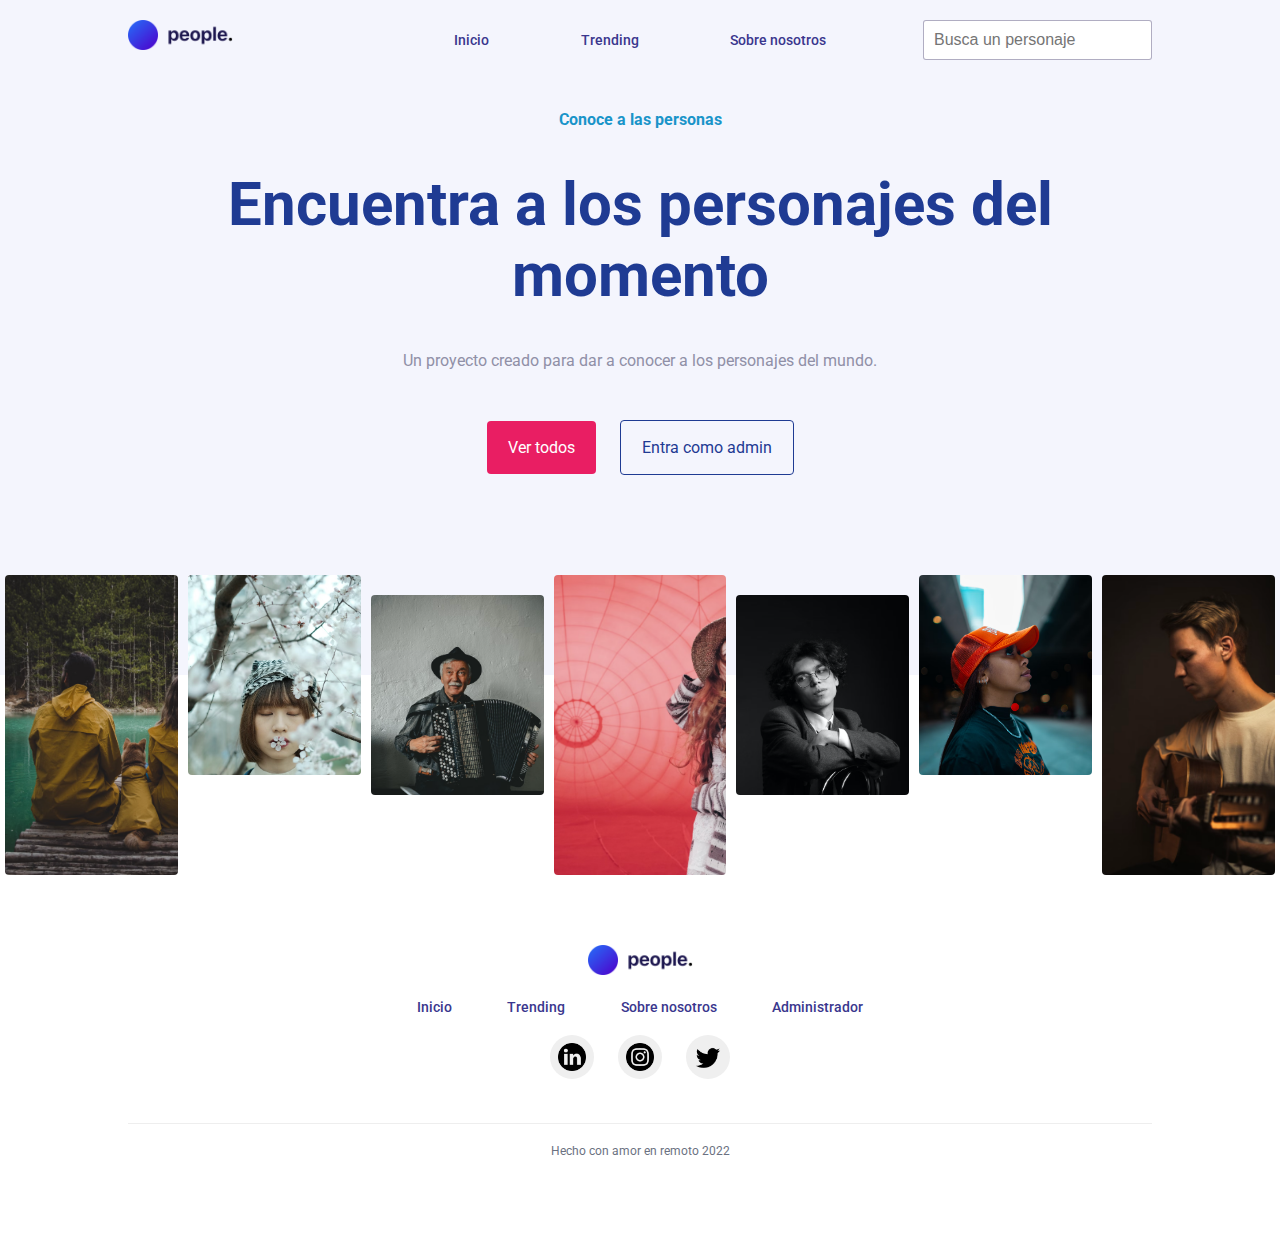
<file: index.html>
<!DOCTYPE html>
<html lang="es">

<head>
    <meta charset="UTF-8">
    <meta http-equiv="X-UA-Compatible" content="IE=edge">
    <meta name="viewport" content="width=device-width, initial-scale=1.0">
    <title>Document</title>
    <link rel="stylesheet" href="style.css">
    <link rel="preconnect" href="https://fonts.googleapis.com">
    <link rel="preconnect" href="https://fonts.gstatic.com" crossorigin>
    <link href="https://fonts.googleapis.com/css2?family=Roboto:wght@400;500;700&display=swap" rel="stylesheet">
</head>

<body>

    <div class="bg-head">

        <nav class="navigation container">
            <div class="box-logo">
                <a href="/">
                    <img class="logo" src="images/logopeople.png" alt="logotipo">
                </a>
            </div>

            <div class="box-links">
                <a href="/">Inicio</a>
                <a href="/search.html">Trending</a>
                <a href="/about.html">Sobre nosotros</a>
            </div>

            <div class="box-search">
                <input type="search" name="buscador" placeholder="Busca un personaje">
            </div>
        </nav>

        <header class="container">
            <h4>Conoce a las personas</h4>
            <h1>Encuentra a los personajes del momento</h1>
            <p>Un proyecto creado para dar a conocer a los personajes del mundo.</p>
            <a class="btn-primary" href="#">Ver todos</a>
            <a class="btn-outlined" href="#">Entra como admin</a>
        </header>

    </div>

    <div class="main-images">
        <div class="box-image h-300" style="background-image: url('images/1.png');"></div>
        <div class="box-image" style="background-image: url('images/2.png');"></div>
        <div class="box-image h-250" style="background-image: url('images/3.png');"></div>
        <div class="box-image h-300" style="background-image: url('images/4.png');"></div>
        <div class="box-image h-250" style="background-image: url('images/5.png');"></div>
        <div class="box-image" style="background-image: url('images/6.png');"></div>
        <div class="box-image h-300" style="background-image: url('images/7.png');"></div>
    </div>

    <footer class="container">
        <img class="logo" src="images/logopeople.png" alt="logotipo">

        <div class="box-links">
            <a href="#">Inicio</a>
            <a href="#">Trending</a>
            <a href="#">Sobre nosotros</a>
            <a href="#">Administrador</a>
        </div>

        <div class="social">
            <a href="#">
                <img src="images/link.png" alt="linkedin">
            </a>
            <a href="#">
                <img src="images/insta.png" alt="instagram">
            </a>
            <a href="#">
                <img src="images/tw.png" alt="twitter">
            </a>
        </div>

        <p>Hecho con amor en remoto 2022</p>
    </footer>
</body>

</html>
</file>
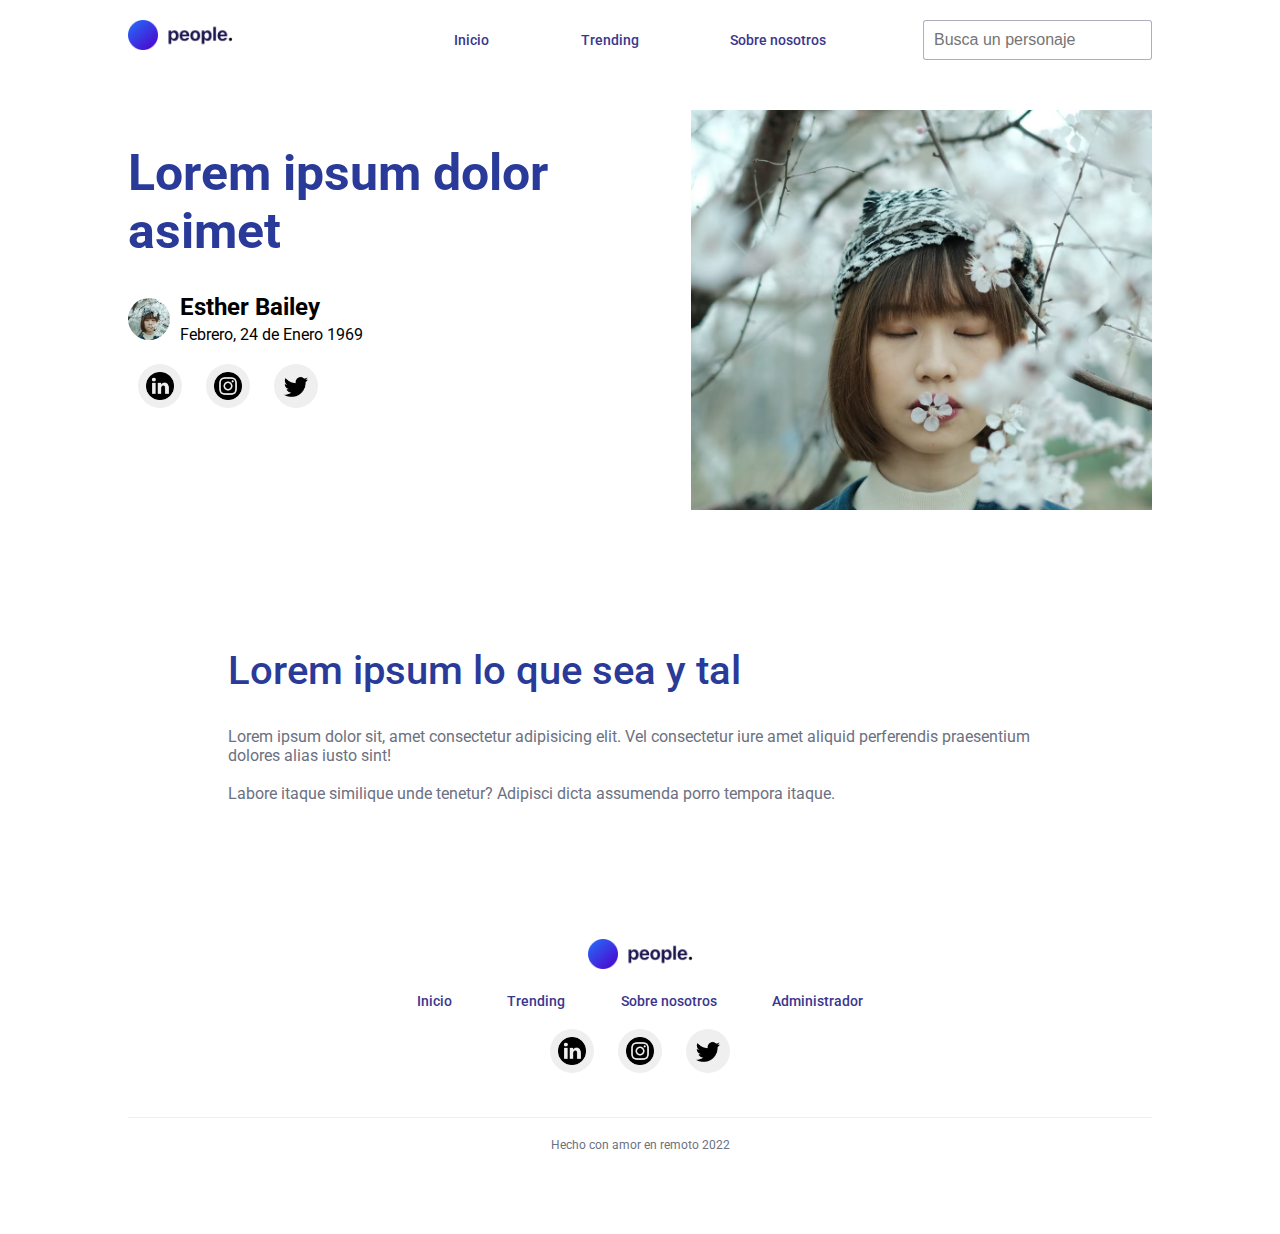
<file: detail.html>
<!DOCTYPE html>
<html lang="es">

<head>
    <meta charset="UTF-8">
    <meta http-equiv="X-UA-Compatible" content="IE=edge">
    <meta name="viewport" content="width=device-width, initial-scale=1.0">
    <title>Document</title>
    <link rel="stylesheet" href="style.css">
    <link rel="preconnect" href="https://fonts.googleapis.com">
    <link rel="preconnect" href="https://fonts.gstatic.com" crossorigin>
    <link href="https://fonts.googleapis.com/css2?family=Roboto:wght@400;500;700&display=swap" rel="stylesheet">
</head>

<body>

    <nav class="navigation container">
        <div class="box-logo">
            <a href="/">
                <img class="logo" src="images/logopeople.png" alt="logotipo">
            </a>
        </div>

        <div class="box-links">
            <a href="/">Inicio</a>
            <a href="/search.html">Trending</a>
            <a href="/about.html">Sobre nosotros</a>
        </div>

        <div class="box-search">
            <input type="search" name="buscador" placeholder="Busca un personaje">
        </div>
    </nav>

    <!-- Aqui puedo trabajar -->
    <div class="container detail-box">

        <div class="detail-title">
            <h1>Lorem ipsum dolor asimet</h1>

            <div class="person-data">
                <img src="/images/2.png" alt="Persona">

                <div class="person-info">
                    <h3>Esther Bailey</h3>
                    <p>Febrero, 24 de Enero 1969</p>
                </div>
            </div>

            <div class="social">
                <a href="#">
                    <img src="images/link.png" alt="linkedin">
                </a>
                <a href="#">
                    <img src="images/insta.png" alt="instagram">
                </a>
                <a href="#">
                    <img src="images/tw.png" alt="twitter">
                </a>
            </div>
        </div>

        <div class="detail-image">
            <img src="/images/2.png" alt="Persona">
        </div>

    </div>

    <div class="container text-content">
        <h2>Lorem ipsum lo que sea y tal</h2>
        <p>Lorem ipsum dolor sit, amet consectetur adipisicing elit. Vel consectetur iure amet aliquid perferendis
            praesentium dolores alias iusto sint!<br><br> Labore itaque similique unde tenetur? Adipisci dicta assumenda
            porro tempora itaque.</p>
    </div>


    <footer class="container">
        <img class="logo" src="images/logopeople.png" alt="logotipo">

        <div class="box-links">
            <a href="#">Inicio</a>
            <a href="#">Trending</a>
            <a href="#">Sobre nosotros</a>
            <a href="#">Administrador</a>
        </div>

        <div class="social">
            <a href="#">
                <img src="images/link.png" alt="linkedin">
            </a>
            <a href="#">
                <img src="images/insta.png" alt="instagram">
            </a>
            <a href="#">
                <img src="images/tw.png" alt="twitter">
            </a>
        </div>

        <p>Hecho con amor en remoto 2022</p>
    </footer>
</body>

</html>
</file>
<file: style.css>
* {
  box-sizing: border-box;
}

body {
  margin: 0;
  font-family: "Roboto", Arial, Helvetica, sans-serif;
}

.container {
  width: 1024px;
  margin: 0 auto;
}

.navigation {
  display: flex;
  padding-top: 20px;
}

.logo {
  height: 30px;
  width: auto;
  display: inline-block;
}

.logo-txt {
  display: inline-block;
  margin: 0;
  padding-left: 10px;
}

.box-logo {
  width: 25%;
  height: 40px;
}

.box-logo a {
  display: flex;
  align-items: center;
  align-content: center;
  justify-content: flex-start;
  text-decoration: none;
  color: black;
}

.box-links {
  width: 50%;
  text-align: center;
  display: flex;
  align-items: center;
  justify-content: space-evenly;
}

.box-links a {
  text-decoration: none;
  margin: 0 16px;
  padding: 0 6px;
  text-decoration: none;
  margin: 0 16px;
  padding: 0 6px;
  font-weight: 500;
  font-size: 14px;
  color: #3a378e;
}

.box-search {
  width: 25%;
  height: 40px;
  text-align: right;
}

.box-search input {
  border: 1px solid #241d565c;
  border-radius: 3px;
  font-size: 16px;
  padding: 10px;
}

header {
  text-align: center;
}

header h4 {
  color: rgb(25, 148, 201);
  font-size: 16px;
  margin-top: 50px;
}

header h1 {
  font-size: 60px;
  color: #1f3b93;
}

header p {
  font-size: 16px;
  color: rgb(144, 144, 167);
  margin-bottom: 50px;
}

.btn-primary {
  background-color: #e91e63;
  color: white;
  text-decoration: none;
  padding: 17px 21px;
  display: inline-block;
  border-radius: 4px;
  margin: 0 10px;
  transition: 0.3s;
}

.btn-primary:hover {
  background-color: #ae1649;
}

.btn-outlined {
  color: #1f3b93;
  border: 1px solid #1f3b93;
  text-decoration: none;
  padding: 17px 21px;
  display: inline-block;
  border-radius: 4px;
  margin: 0 10px;
  transition: 0.3s;
}

.btn-outlined:hover {
  color: white;
  background-color: #1f3b93;
}

.bg-head {
  background-color: #f4f5fd;
  padding-bottom: 200px;
}

.main-images {
  display: flex;
  justify-content: space-evenly;
  flex-wrap: nowrap;
  flex-direction: row;
  margin-top: -100px;
}

.box-image {
  height: 200px;
  background-image: url("images/1.png");
  width: 200px;
  min-width: 100px;
  background-size: cover;
  background-repeat: no-repeat;
  border-radius: 4px;
  margin: 0 5px;
}

.h-250 {
  /* height: 250px; */
  margin-top: 20px;
}

.h-300 {
  height: 300px;
}

footer {
  text-align: center;
  padding: 70px 0;
}

footer .box-links {
  margin: 20px auto;
}

.social a {
  text-decoration: none;
  display: inline-block;
  padding: 8px;
  transition: 0.3s;
  background: #efefef;
  margin: 0 10px;
  border-radius: 50%;
}

.social a:hover {
  opacity: 0.5;
}

.social a img {
  height: 28px;
  width: 28px;
  display: block;
}

footer p {
  font-size: 12px;
  border-top: 1px solid #eee;
  padding-top: 20px;
  margin-top: 40px;
  color: #6b7181;
}

@media (max-width: 1070px) {
  .container {
    padding-left: 15px;
    padding-right: 15px;
    width: 100%;
  }
}

@media (max-width: 1024px) {
  .main-images {
    display: none;
  }

  .bg-head {
    padding-bottom: 50px;
  }
}

@media (max-width: 768px) {
  .box-search {
    display: none;
  }

  nav .box-links {
    display: none;
  }

  header h1 {
    font-size: 40px;
  }
}

@media (max-width: 360px) {
  .btn-primary {
    margin-bottom: 10px;
  }

  footer .box-links {
    flex-wrap: wrap;
  }

  footer .box-links a {
    margin-bottom: 10px;
  }
}

.grid-container {
  display: grid;
  grid-template-columns: repeat(3, 1fr);
  gap: 20px;
  padding-top: 50px;
}

.person-box {
  padding: 20px;
  border-radius: 4px;
  border: 1px solid rgb(236, 238, 249);
  text-align: center;
}

.person-box img {
  width: 100%;
  border-radius: 4px;
  height: 358px;
  object-fit: cover;
}

.person-box h2 {
  font-size: 24px;
  color: #1e263d;
  text-align: center;
  margin: 10px;
}

.person-box p {
  text-align: center;
  font-size: 16px;
  color: rgb(137, 137, 158);
  margin: 0;
}

.person-box .social {
  padding-top: 20px;
}

.person-box .social a img {
  height: 16px;
  width: 16px;
}

.person-box a {
  text-decoration: none;
}

.person-box a:hover h2 {
  color: rgb(55, 30, 167);
}

/* Detail */
.detail-box {
  display: flex;
  margin: 50px auto;
}

.detail-title {
  width: 55%;
}

.detail-image {
  width: 45%;
}

.detail-image img {
  width: 100%;
  height: 400px;
  object-fit: cover;
}

.person-data {
  display: flex;
  margin-bottom: 20px;
  align-items: center;
}

.person-data img {
  width: 42px;
  height: 42px;
  object-fit: cover;
  border-radius: 50%;
}

.detail-title h1 {
  font-size: 50px;
  color: #2a3a99;
}

.person-info h3,
.person-info p {
  margin: 0;
}

.person-info h3 {
  font-size: 24px;
  margin-bottom: 4px;
}

.person-info {
  padding: 0 10px;
}

.text-content {
  padding: 50px 100px;
}

.text-content h2 {
  font-size: 40px;
  font-weight: 500;
  color: #2a3a99;
}

.text-content p {
  color: #6b7181;
}
</file>
